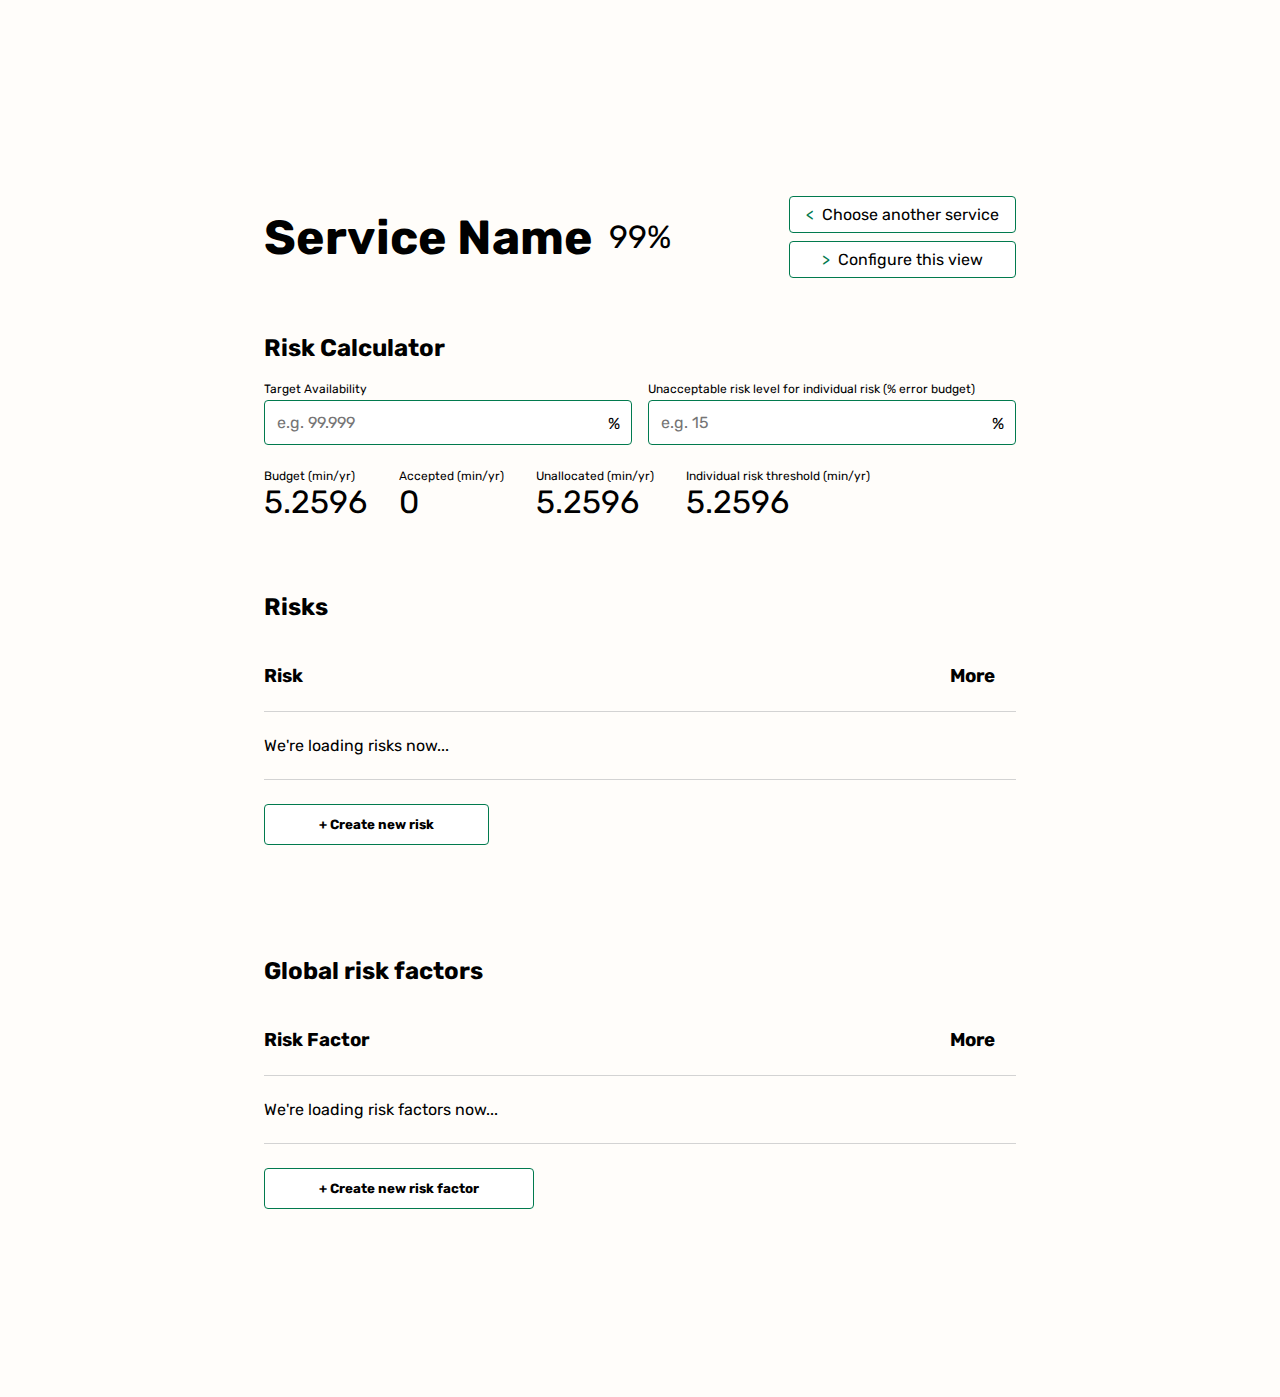
<file: website/calculator/index.html>
<!DOCTYPE html>
<html lang="en">
<head>
    <meta charset="UTF-8">
    <meta http-equiv="X-UA-Compatible" content="IE=edge">
    <meta name="viewport" content="width=device-width, initial-scale=1.0">
    <title>Risk Calculator</title>

    <link rel="preconnect" href="https://fonts.googleapis.com">
    <link rel="preconnect" href="https://fonts.gstatic.com" crossorigin>
    <link href="https://fonts.googleapis.com/css2?family=Rubik:ital,wght@0,300;0,400;0,700;1,300;1,400;1,700&display=swap" rel="stylesheet">

    <link href="../css/styles.css" rel="stylesheet">
</head>
<body>
    <main>
        <div class="heading">
            <h1>Service Name</h1>
            <label id="est-availability-container" class="reveal-label-on-hover">
                <span class="to-reveal">Estimated availability (%)</span>
                <span id="est-availability" class="calculated">99%</span>
            </label>
            <div class="heading-links">
                <a href="../services/"><span class="icon">&lt;</span>&nbsp;&nbsp;Choose another service</a>
                <a href="../config/" rel="keep-params"><span class="icon">&gt;</span>&nbsp;&nbsp;Configure this view</a>
            </div>
        </div>
        <h2>Risk Calculator</h2>
        <div id="risk-calculator">
            <div class="inputs">
                <label>
                    <span>Target Availability</span>                    
                    <input id="downtime-percent" class="labelled-input" name="downtime-percent" type="number" min="0" max="100" step="0.001" placeholder="e.g. 99.999"/>
                    <span class="percentage-input">%</span>
                </label>
                <label>
                    <span>Unacceptable risk level for individual risk (% error budget)</span>
                    <input id="unacceptable-threshold" class="labelled-input" name="unacceptable-threshold" type="number" min="0" max="100" step="0.001" placeholder="e.g. 15"/>
                    <span class="percentage-input">%</span>
                </label>
            </div>
            <div class="outputs">
                <label id="budget-container">
                    <span>Budget (min/yr)</span>
                    <span id="budget" class="calculated">5.2596</span>
                </label>
                <label id="accepted-container">
                    <span>Accepted (min/yr)</span>
                    <span id="accepted" class="calculated">0</span>
                </label>
                <label id="unallocated-container">
                    <span>Unallocated (min/yr)</span>
                    <span id="unallocated" class="calculated">5.2596</span>
                </label>
                <label id="individualThreshold-container">
                    <span>Individual risk threshold (min/yr)</span>
                    <span id="individualThreshold" class="calculated">5.2596</span>
                </label>
            </div>
        </div>
        <h2>Risks</h2>
        <div id="risks-table" class="table">
            <div id="risks-table-head" class="table-head risks-table-row table-row">
                <h3>Risk</h3>
                <h3 class="table-center-data">More</h3>
            </div>
            <div id="risks-table-body">
                <details class="table-hidden-row">
                    <summary class="table-row">
                        <span class="table-data">We're loading risks now...</span>
                    </summary>
                </details>
            </div>
        </div>
        <button class="modal-launcher" data-target="new-risk-modal">+ Create new risk</button>
        <div class="spacer"></div>
        <h2>Global risk factors</h2>
        <div id="risk-factors-table" class="table">
            <div id="risk-factors-table-head" class="table-head risk-factors-table-row table-row">
                <h3>Risk Factor</h3>
                <h3 class="table-center-data">More</h3>
            </div>
            <div id="risk-factors-table-body">
                <details class="table-hidden-row">
                    <summary class="table-row">
                        <span class="table-data">We're loading risk factors now...</span>
                    </summary>
                </details>
            </div>
        </div>
        <button class="modal-launcher" data-target="new-risk-factor-modal">+ Create new risk factor</button>
    </main>
    <div id="new-risk-modal" class="modal hidden">
        <form id="new-risk-modal-form" class="modal-form">
            <h2>Add a new risk</h2>
            <label>
                Risk ID
                <input class="labelled-input" name="riskId" value="" placeholder="" required/>
            </label>
            <label>
                Risk Description
                <input class="labelled-input" name="riskDesc" value="" placeholder="" required/>
            </label>
            <label>
                <span>
                    ETTD
                    <span class="tooltip" data-tip="Estimated time to detect the risk (in minutes)">ⓘ</span>
                </span>
                <input class="labelled-input" name="riskEttd" value="" type="number" placeholder="" required/>
            </label>
            <label>
                <span>
                    ETTR
                    <span class="tooltip" data-tip="Estimated time to recover from the risk (in minutes)">ⓘ</span>
                </span>
                <input class="labelled-input" name="riskEttr" value="" type="number" placeholder="" required/>
            </label>
            <label>
                % Users impacted
                <input class="labelled-input" name="riskImpact" value="" type="number" min="0" max="100" step="0.001" placeholder="" required/>
                <span class="percentage-input">%</span>
            </label>
            <label>
                <span>
                    ETTF
                    <span class="tooltip" data-tip="Estimated time to failure (in minutes)">ⓘ</span>
                </span>
                <input class="labelled-input" name="riskEttf" value="" type="number" placeholder="" required/>
            </label>
            <button type="submit">Create</button>
        </form>
    </div>
    <div id="new-risk-factor-modal" class="modal hidden">
        <form id="new-risk-factor-modal-form" class="modal-form">
            <h2>Add a new risk factor</h2>
            <label>
                Risk Factor ID
                <input class="labelled-input" name="riskFactorId" value="" placeholder="" required/>
            </label>
            <label>
                Risk Factor Description
                <input class="labelled-input" name="riskFactorDesc" value="" placeholder="" required/>
            </label>
            <label>
                <span>
                    Δ ETTD
                    <span class="tooltip" data-tip="Estimated difference in time to detect the risk (in minutes)">ⓘ</span>
                </span>
                <input class="labelled-input" name="riskFactorEttd" value="" type="number" placeholder="" required/>
            </label>
            <label>
                <span>
                    Δ ETTR
                    <span class="tooltip" data-tip="Estimated difference in time to recover from the risk (in minutes)">ⓘ</span>
                </span>
                <input class="labelled-input" name="riskFactorEttr" value="" type="number" placeholder="" required/>
            </label>
            <label>
                Δ % Users impacted
                <input class="labelled-input" name="riskFactorImpact" value="" type="number" min="0" max="100" step="0.001" placeholder="" required/>
                <span class="percentage-input">%</span>
            </label>
            <label>
                <span>
                    Δ ETTF
                    <span class="tooltip" data-tip="Estimated difference in time to failure">ⓘ</span>
                </span>
                <input class="labelled-input" name="riskFactorEttf" value="" type="number" placeholder="" required/>
            </label>
            <button type="submit">Create</button>
        </form>
    </div>
    <div id="notifications">
    </div>

    <script src="../js/utils.js"></script>
    <script src="../js/apicalls.js"></script>
    <script src="../js/calculations.js"></script>
    <script src="../js/calculator.js"></script>
</body>

</html>
</file>
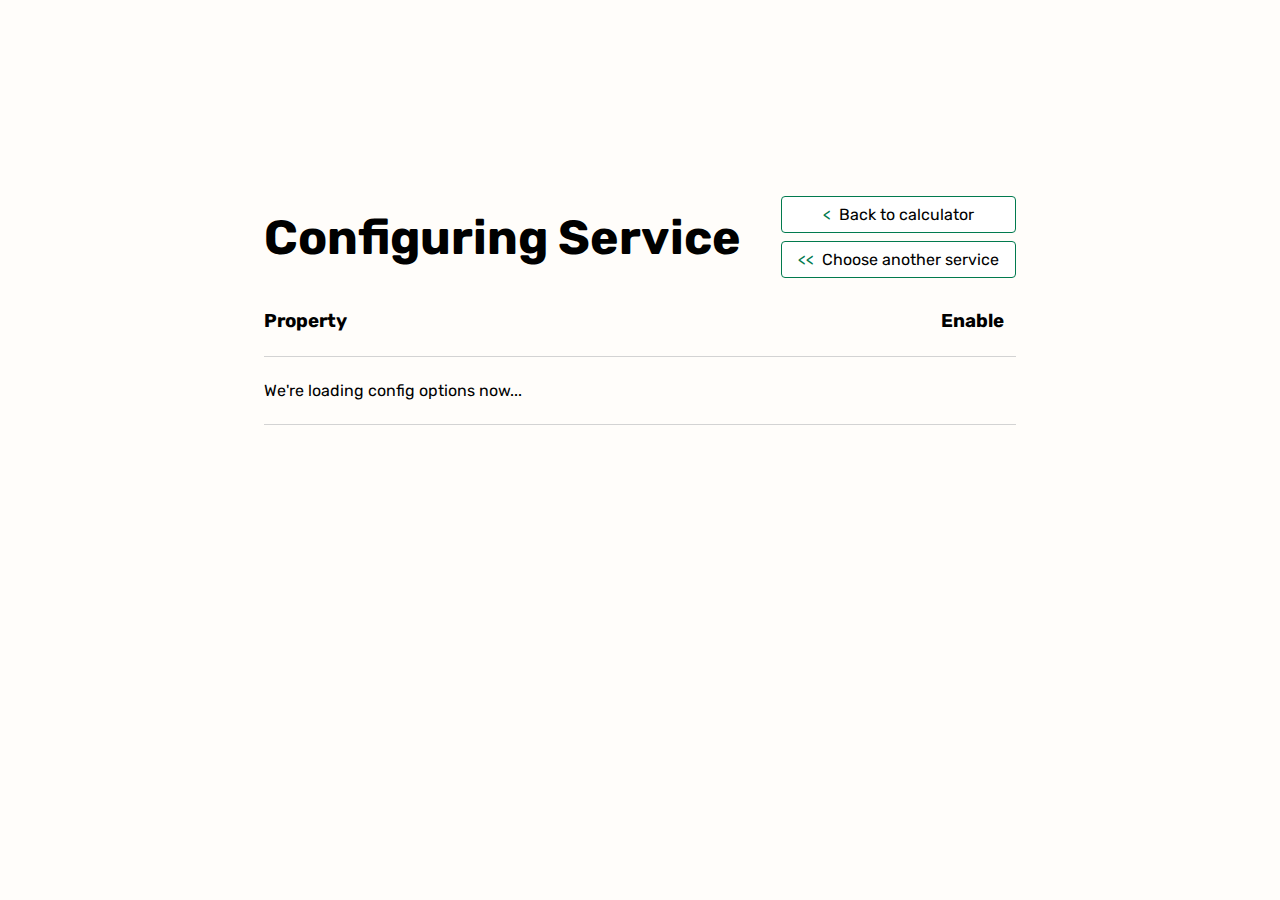
<file: website/config/index.html>
<!DOCTYPE html>
<html lang="en">
<head>
    <meta charset="UTF-8">
    <meta http-equiv="X-UA-Compatible" content="IE=edge">
    <meta name="viewport" content="width=device-width, initial-scale=1.0">
    <title>Configuration</title>

    <link rel="preconnect" href="https://fonts.googleapis.com">
    <link rel="preconnect" href="https://fonts.gstatic.com" crossorigin>
    <link href="https://fonts.googleapis.com/css2?family=Rubik:ital,wght@0,300;0,400;0,700;1,300;1,400;1,700&display=swap" rel="stylesheet">

    <link href="../css/styles.css" rel="stylesheet">
</head>
<body>
    <main>
        <div class="heading">
            <h1>Configuring Service</h1>
            <div class="heading-links">
                <a href="../calculator/" rel="keep-params"><span class="icon">&lt;</span>&nbsp;&nbsp;Back to calculator</a>
                <a href="../services/"><span class="icon">&lt;&lt;</span>&nbsp;&nbsp;Choose another service</a>
            </div>
        </div>
        <div id="config-list">
            <div class="table">
                <div class="table-head config-table-row table-row">
                    <h3>Property</h3>
                    <h3 class="table-center-data">Enable</h3>
                </div>
                <div>
                    <details class="table-hidden-row">
                        <summary class="table-row">
                            <span class="table-data">We're loading config options now...</span>
                        </summary>
                    </details>
                </div>
            </div>
        </div>
    </main>
    <div id="notifications">
    </div>
</body>

<script src="../js/utils.js"></script>
<script src="../js/apicalls.js"></script>
<script src="../js/config.js"></script>

</html>
</file>
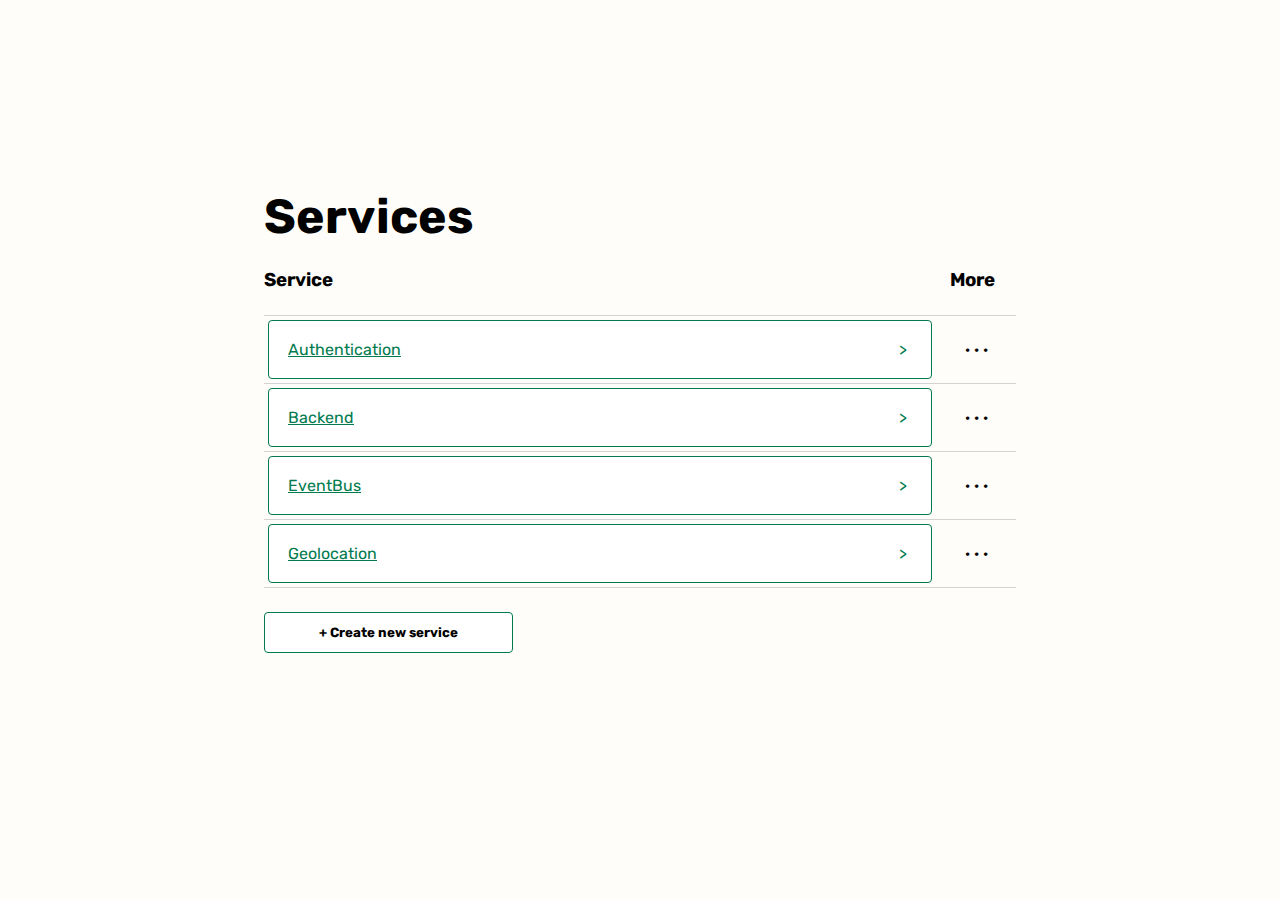
<file: website/services/index.html>
<!DOCTYPE html>
<html lang="en">
<head>
    <meta charset="UTF-8">
    <meta http-equiv="X-UA-Compatible" content="IE=edge">
    <meta name="viewport" content="width=device-width, initial-scale=1.0">
    <title>Services</title>

    <link rel="preconnect" href="https://fonts.googleapis.com">
    <link rel="preconnect" href="https://fonts.gstatic.com" crossorigin>
    <link href="https://fonts.googleapis.com/css2?family=Rubik:ital,wght@0,300;0,400;0,700;1,300;1,400;1,700&display=swap" rel="stylesheet">

    <link href="../css/styles.css" rel="stylesheet">
</head>
<body>
    <main>
        <h1>Services</h1>
        <div id="services-table" class="table">
            <div id="services-table-head" class="table-head services-table-row table-row">
                <h3>Service</h3>
                <h3 class="table-center-data">More</h3>
            </div>
            <div id="services-table-body">
                <details class="table-hidden-row">
                    <summary class="table-row">
                        <span class="table-data">We're loading services now...</span>
                    </summary>
                </details>
            </div>
        </div>
        <button class="modal-launcher" data-target="new-modal">+ Create new service</button>
    </main>
    <div id="new-modal" class="modal hidden">
        <form id="new-modal-form" class="modal-form">
            <h2>Add a new service</h2>
            <label>
                Service ID
                <input name="serviceId" class="labelled-input" value="" placeholder="" required/>
            </label>
            <label>
                Service Name
                <input name="serviceName" class="labelled-input" value="" placeholder="" required/>
            </label>
            <button type="submit">Create</button>
        </form>
    </div>
    <div id="notifications">
    </div>

    <script src="../js/utils.js"></script>
    <script src="../js/apicalls.js"></script>
    <script src="../js/services.js"></script>
</body>

</html>
</file>
<file: website/css/styles.css>
*, *:before, *:after {
    box-sizing: border-box;
}

:root {
    --lightgrey: lightgrey;
    --transparentgrey: #00000073;
    --darktheme: rgb(1, 122, 78);
    --bg: rgb(255, 253, 250);
    --blue: rgb(39, 119, 165);
    --red: rgb(158, 63, 60);
}

html {
    font-family: 'Rubik', Arial, Helvetica, sans-serif;
}

body {
    padding: 20vh 0;
    background: var(--bg);
}

main {
    width: 100%;
    padding: 0 20vw;
}

.invisible {
    display: none;
}

h1 {
    font-size: 3rem;
    margin: 0;
}

h2 {
    margin-top: 3rem;
}

a {
    color: var(--darktheme);
}

.yes { color: var(--darktheme) }
.no { color: var(--red) }

.spacer {
    width: 100%;
    height: 4rem;
}

.table {
    margin-bottom: 1.5rem;
}

.table * {
    margin: 0;
}

.table-head {
    font-weight: bold;
}

.table-head.table-row {
    padding: 1.5rem 0;
}

.table-row {
    border-bottom: 1px solid var(--lightgrey);
}

.table-row .table-data:not(.custom-toggle) {
    padding: 1.5rem 0;
}

.services-table-row .table-data:not(.custom-toggle) {
    padding: 1.5rem;
}

.table-row {
    display: grid;
    grid-template-columns: 1fr 8ch;
}

.table-row .table-data:nth-child(1) {
    text-overflow: ellipsis;
    overflow: hidden;
}

.table-center-data {
    margin: 0 auto;
    white-space: nowrap;
}

.table-hidden-row.disabled summary span:nth-child(1) {
    color: var(--lightgrey);
    text-decoration: line-through;
}

.table-hidden-row summary span:nth-child(1):not(.hover-reveal):after {
    opacity: 1;
    font-weight: bold;
    margin-left: 1ch;
}

.table-hidden-row.not-tolerable summary span:nth-child(1):after {
    content: 'NOT TOLERABLE';
    color: var(--red);
}

.table-hidden-row.tolerable summary span:nth-child(1):after {
    content: 'TOLERABLE';
    color: var(--darktheme);
}

.table-hidden-row.tolerated summary span:nth-child(1):after {
    content: 'TOLERATED';
    color: var(--blue);
}

@media  (max-width: 1000px) {
    h1 {
        font-size: 2.25rem;
    }
    
    .table-hidden-row summary span:nth-child(1):after {
        display: none;
        opacity: 0;
    }

    .table-hidden-row summary span:nth-child(1):before {
        margin-right: 1ch;
        font-weight: bold;
    }

    .table-hidden-row.not-tolerable summary span:nth-child(1):before {
        content: '✕';
        color: var(--red);
    }
    
    .table-hidden-row.tolerable summary span:nth-child(1):before {
        content: 'OK';
        color: var(--darktheme);
    }
    
    .table-hidden-row.tolerated summary span:nth-child(1):before {
        content: '—';
        color: var(--blue);
    }
}

.table-hidden-row summary:hover {
    cursor: pointer;
}

.table-hidden-row .hover-reveal {
    position: relative;
}

.table-hidden-row .hover-reveal:before {
    content: attr(data-reveal);
    position: absolute;
    width: calc(100% - 8px);
    height: calc(100% - 8px);
    left: 4px;
    bottom: 4px;
    border-radius: 4px;
    border: 1px solid var(--darktheme);
    opacity: 1;
    background: white;
    z-index: -1;
    transition: 0.1s ease-in;
    display: flex;
    flex-flow: row-reverse;
    align-items: center;
    padding-right: 1.5rem;
    color: var(--darktheme);
}

.table-hidden-row .hover-reveal:hover:before {
    box-shadow: 0px 0px 0px 2px var(--darktheme);
}

.expanded-details {
    margin-top: 1.5rem;
    display: flex;
    flex-flow: row wrap;
}

.expanded-details label {
    margin-bottom: 1.5rem;
    margin-right: 32px;
    position: relative;
}

.risk-edit label {
    position: relative;
}

.risk-factor-edit label {
    position: relative;
}

.modal label {
    position: relative;
}

.table-hidden-row h4 {
    margin-top: 16px;
}

.table-hidden-row[data-service] h4 {
    margin-top: calc(1.5rem + 16px);
}

.table-hidden-row form {
    padding: 1.5rem 0;
    display: flex;
    flex-flow: column;
    border-bottom: 1px solid var(--lightgrey);
}

.table-hidden-row form .inputs {
    display: grid;
    grid-template-columns: 1fr 1fr;
    grid-gap: 16px;
}

label > input.labelled-input {
    margin-top: 0.25rem;
}

.table-hidden-row form .buttons {
    margin-top: 1.5rem;
    text-align: right;
}

.table-hidden-row form .buttons button {
    margin-left: 16px;
}

label {
    display: flex;
    flex-flow: column;
    font-size: 0.75rem;
}

input {
    font-family: 'Rubik', Arial, Helvetica, sans-serif;
    padding: 0.75rem;
    font-size: 1rem;
    border-radius: 4px;
    border: 1px solid var(--darktheme);
    box-shadow: inset 0px 0px 0px 0px var(--darktheme);
    transition: 0.1s ease-in;
}

input:focus, input:focus-visible {
    outline: none;
    box-shadow: inset 0px 0px 0px 2px var(--darktheme);
}

span.tooltip {
    position: relative;
}

span.tooltip:hover {
    cursor: pointer;
}

span.tooltip:after {
    content: attr(data-tip);
    position: absolute;
    opacity: 0;
    pointer-events: none;
    top: calc(-1.75rem - 8px);
    left: 50%;
    transform: translateX(-50%);
    background: white;
    border: 1px solid var(--darktheme);
    border-radius: 2px;
    transition: 0.1s ease-in;
    padding: 8px;
    white-space: nowrap;
    z-index: 100;
}

span.tooltip:hover:after {
    opacity: 1;
}

.config-table-row label.custom-toggle {
    padding-bottom: 0;
    display: grid;
    align-items: center;
    justify-content: center;
}

.config-table-row span.custom-toggle {
    position: relative;
    left: unset;
    bottom: unset;
}

label.custom-toggle {
    position: relative;
    padding-bottom: 2rem;
}

label.custom-toggle:hover {
    cursor: pointer;
}

input.custom-toggle {
    position: absolute;
    opacity: 0;
    cursor: pointer;
    height: 0;
    width: 0;
}

span.custom-toggle {
    position: absolute;
    bottom: 0.75rem;
    left: 0;
    height: 1rem;
    width: 2.5rem;
    background: white;
    border-radius: 0.5rem;
    border: 1px solid var(--darktheme);
    transition: 0.1s ease-in;
}

span.custom-toggle:after {
    content: '';
    position: absolute;
    height: 1.5rem;
    width: 1.5rem;
    left: -0.25rem;
    bottom: calc(-0.25rem - 1px);
    background: white;
    border: 1px solid var(--darktheme);
    box-shadow: 0px 0px 0px 0px var(--darktheme);
    border-radius: 0.75rem;
    transition: 0.05s ease-in;
}

label.custom-toggle:hover span.custom-toggle:after, label.custom-toggle input.custom-toggle:focus ~ span.custom-toggle:after {
    box-shadow: 0px 0px 0px 2px var(--darktheme);
}

label.custom-toggle input.custom-toggle:checked ~ span.custom-toggle {
    background: var(--darktheme);
}

label.custom-toggle input.custom-toggle:checked ~ span.custom-toggle:after {
    left: 1.25rem;
}

label.custom-checkbox {
    padding-bottom: 2.25rem;
}

label.custom-checkbox:hover {
    cursor: pointer;
}

input.custom-checkbox {
    position: absolute;
    opacity: 0;
    cursor: pointer;
    height: 0;
    width: 0;
}

span.custom-checkbox {
    position: absolute;
    bottom: 0.5rem;
    left: 0;
    height: 1.5rem;
    width: 1.5rem;
    background: white;
    border-radius: 2px;
    border: 1px solid var(--darktheme);
    box-shadow: inset 0px 0px 0px 0px var(--darktheme);
    transition: 0.1s ease-in;
}

label.custom-checkbox:hover span.custom-checkbox, label.custom-checkbox input.custom-checkbox:focus ~ span.custom-checkbox {
    box-shadow: inset 0px 0px 0px 2px var(--darktheme);
}

label.custom-checkbox input.custom-checkbox[disabled] ~ span.custom-checkbox {
    background: var(--lightgrey);
    border: 1px solid var(--transparentgrey);
}

label.custom-checkbox:hover input.custom-checkbox[disabled] ~ span.custom-checkbox {
    box-shadow: inset 0px 0px 0px 0px var(--darktheme);
}

span.custom-checkbox:after {
    content: '✕';
    color: white;
    opacity: 0;
    transition: 0.1s ease-in;
    position: absolute;
    top: 50%;
    left: 50%;
    transform: translateX(-50%) translateY(-53%);
    font-size: 1rem;
}

label.custom-checkbox input.custom-checkbox:checked ~ span.custom-checkbox {
    background: var(--darktheme);
}

label.custom-checkbox input.custom-checkbox:checked ~ span.custom-checkbox:after {
    opacity: 1
}

.percentage-input {
    position: absolute;
    right: 0.75rem;
    bottom: 0.75rem;
    font-size: 1rem;
    pointer-events: none;
}

/* Chrome, Safari, Edge, Opera */
input::-webkit-outer-spin-button,
input::-webkit-inner-spin-button {
  -webkit-appearance: none;
  margin: 0;
}

/* Firefox */
input[type=number] {
  -moz-appearance: textfield;
}

button {
    font-family: 'Rubik', Arial, Helvetica, sans-serif;
    background: white;
    border-radius: 4px;
    padding: 0.75rem 6ch;
    border: 1px solid var(--darktheme);
    transition: 0.1s ease-in;
    font-weight: bold;
}

button.edit-btn {
    color: var(--blue);
}

button.delete-btn {
    color: var(--red);
}

button:hover {
    cursor: pointer;
    box-shadow: 0px 0px 0px 2px var(--darktheme);
}

button:focus {
    outline: none;
    box-shadow: 0px 0px 0px 2px var(--darktheme);
}

@media (max-width: 1000px) {
    span.custom-checkbox {
        bottom: 0.4rem;
    }

    .table-hidden-row form .inputs {
        grid-template-rows: auto;
        grid-template-columns: auto;
    }

    .table-hidden-row form .buttons button {
        width: 100%;
        margin-top: 16px;
        margin-left: 0;
    }

    span.tooltip:after {
        min-width: 30vw;
        white-space: unset;
    }
}

.modal {
    position: fixed;
    top: 0;
    left: 0;
    height: 100vh;
    width: 100vw;
    background: var(--transparentgrey);

    display: grid;
    align-items: center;
    justify-content: center;
}

.modal.hidden {
    display: none;
}

.close-modal {
    position: absolute;
    top: 20px;
    right: 20px;
    padding: 5px;
    transition: 0.1s ease-in;
}

.close-modal:hover {
    cursor: pointer;
    color: var(--red);
}

.modal-form {
    display: flex;
    flex-flow: row wrap;
    
    width: 40vw;
    padding: 5vh;
    padding-top: calc(5vh + 1rem);

    background: var(--bg);
    border-radius: 8px;
    
    border: 1px solid var(--darktheme);
    position: relative;
}

.modal-form h2 {
    position: absolute;
    top: 0;
    left: 50%;
    transform: translateX(-50%);
    margin-top: calc(-0.5em - 16px);
    padding: 16px;
    background: var(--bg);
    border-radius: 4px;
    border: 1px solid var(--darktheme);
    white-space: nowrap;
}

.modal-form label {
    margin-bottom: 16px;
    width: calc(50% - 8px);
}

.modal-form label:nth-child(2n) {
    margin-right: 16px;
}

.modal-form button {
    margin-top: 1.2rem;
}

@media (max-width: 1000px) {
    main {
        padding: 0 2.5vw;
    }

    .modal-form {
        width: 90vw;
        flex-flow: column nowrap;    
        max-height: 80vh;
        padding-top: 5vh;
        overflow-y: scroll;
        overflow-x: hidden;
    }

    .modal-form label {
        width: 100%;
        margin-right: 0px;
    }

    .modal-form h2 {
        position: relative;
        top: unset;
        left: unset;
        margin-top: unset;
        transform: unset;
        padding: 0;
        background: var(--bg);
        border-radius: 4px;
        border: none;
        white-space: unset;
    }
}

.heading {
    display: flex;
    justify-content: space-between;
    align-items: center;
}

.heading a {
    margin-bottom: 0.5rem;
    padding: 0.5rem 1rem;
    border: 1px solid var(--darktheme);
    border-radius: 4px;
    color: black;
    text-decoration: none;
    background: white;
    transition: 0.1s ease-in;
    text-align: center;
    white-space: nowrap;
}

.heading a:hover {
    box-shadow: 0px 0px 0px 2px var(--darktheme);
}

.heading a .icon {
    color: var(--darktheme);
}

.heading-links {
    display: flex;
    flex-flow: column nowrap;
    padding-top: 0.5rem;
}

#est-availability-container {
    margin: 1rem 0;
    flex: 1;
    margin-left: 1rem;
}

#est-availability.low {
    color: var(--red);
}

#est-availability.medium {
    color: var(--blue);
}

#est-availability.high {
    color: var(--darktheme);
}

.reveal-label-on-hover .to-reveal {
    opacity: 0;
    max-height: 0;
    transition: 0.1s ease-in;
}

.reveal-label-on-hover:hover .to-reveal {
    opacity: 1;
    max-height: 1rem;
}

@media (max-width: 768px) {
    .reveal-label-on-hover .to-reveal {
        opacity: 1;
        max-height: 1rem;
    }

    #est-availability-container {
        margin-left: 0;
    }
}

#risk-calculator .inputs {
    display: grid;
    grid-template-columns: 1fr 1fr;
    grid-gap: 16px;
}

#risk-calculator .outputs {
    display: flex;
    flex-flow: row wrap;
}

#risk-calculator label {
    margin-bottom: 1.5rem;
    margin-right: 32px;
    position: relative;
}

#risk-calculator label span:nth-child(1) {
    flex-grow: 1;
}

#risk-calculator .inputs label {
    margin-right: 0px;
}

#risk-calculator input {
    margin-top: 0.25rem;
}

.calculated {
    font-size: 2rem;
}

@media (max-width: 1000px) {
    .heading {
        flex-flow: column;
        align-items: flex-start;
    }

    .heading-links {
        flex-flow: row wrap;
    }

    .heading a {
        margin-right: 0.5rem;
    }

    #risk-calculator .inputs {
        grid-template-rows: auto;
        grid-template-columns: auto;
        grid-gap: 0px;
    }
}

.config-table-row {
    position: relative;
}

.border-bottom {
    border-bottom: 1px solid var(--lightgrey);
}

.expanded-details.border-bottom {
    padding-bottom: 1.5rem;
}

#notifications {
    width: 20vw;
    position: fixed;
    left: 5vw;
    bottom: 5vw;
    display: flex;
    flex-flow: column nowrap;
}

.notification {
    background: white;
    border: 1px solid var(--darktheme);
    border-radius: 8px;
    margin-bottom: 16px;
    width: 100%;
    padding: 16px;
    transition: 0.1s ease-in;
    opacity: 1;
}

.notification.hidden {
    opacity: 0;
    transition: 0.1s ease-in;
}

.notification:hover {
    cursor: pointer;
    box-shadow: 0px 0px 0px 4px var(--darktheme);
}

@media (max-width: 1000px) {
    #notifications {
        width: 90vw;
        left: 5vw;
        bottom: 5vw;
    }
}
</file>
